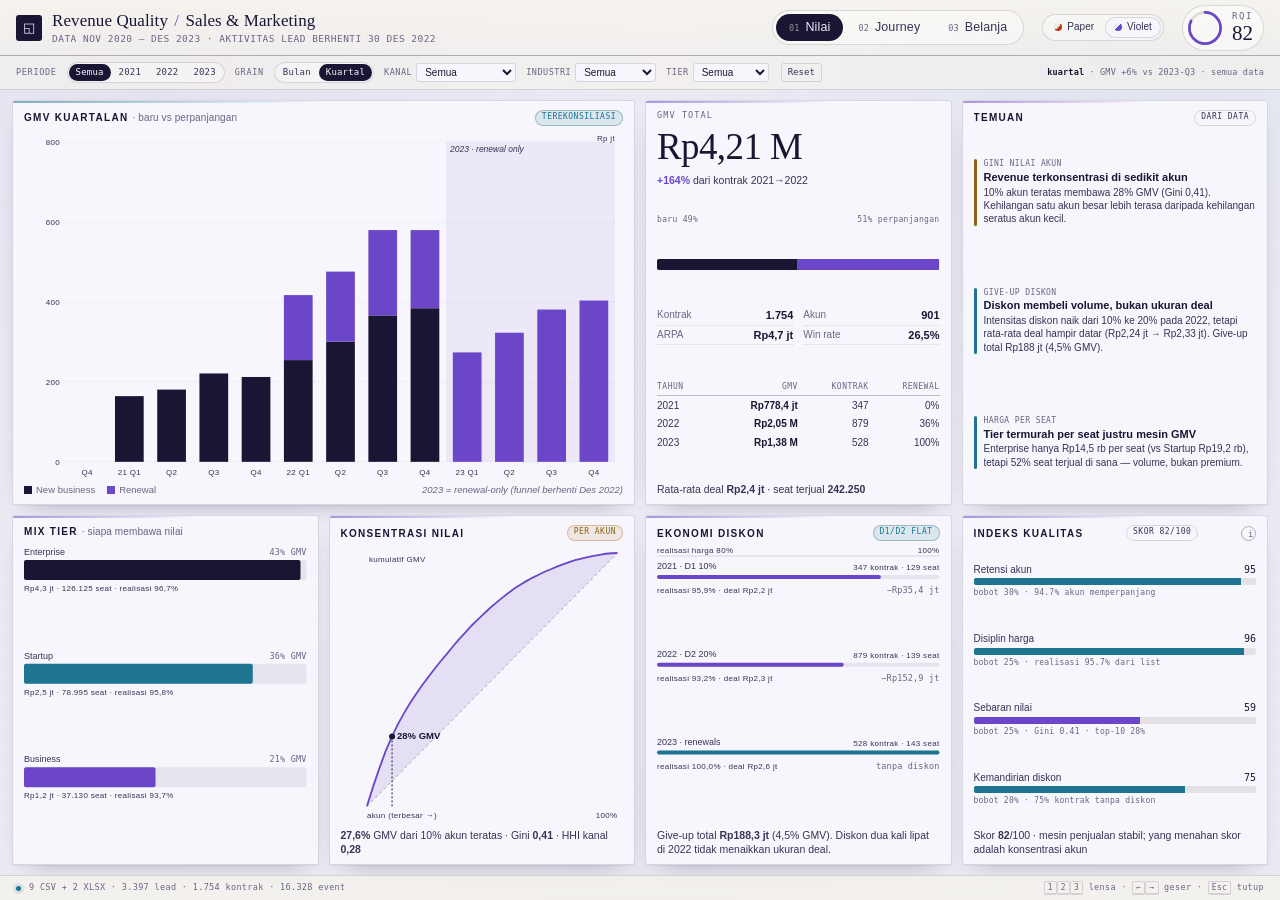
<file: index.html>
<!DOCTYPE html>
<html lang="id" data-theme="violet">
<head>
<meta charset="utf-8">
<meta name="viewport" content="width=device-width, initial-scale=1">
<title>Cockpit · Revenue Quality — Sales &amp; Marketing</title>
<meta name="description" content="Cockpit analitik sales & marketing: kualitas revenue, kebocoran journey, dan efisiensi belanja kanal.">
<link rel="stylesheet" href="app.css">
</head>
<body>
<div class="grain" aria-hidden="true"></div>

<header class="mast">
  <div class="brand">
    <span class="mark" aria-hidden="true">◱</span>
    <div class="titles">
      <h1>Revenue&nbsp;Quality <span class="slash">/</span> Sales&nbsp;&&nbsp;Marketing</h1>
      <p class="sub">Data Nov 2020 – Des 2023 · aktivitas lead berhenti 30 Des 2022</p>
    </div>
  </div>

  <nav class="lens-tabs" role="tablist" aria-label="Lensa analitik">
    <button role="tab" data-lens="value" aria-selected="true" aria-controls="lens-value">
      <span class="num">01</span> Nilai
    </button>
    <button role="tab" data-lens="journey" aria-selected="false" aria-controls="lens-journey">
      <span class="num">02</span> Journey
    </button>
    <button role="tab" data-lens="spend" aria-selected="false" aria-controls="lens-spend">
      <span class="num">03</span> Belanja
    </button>
  </nav>

  <div class="theme-switch" role="group" aria-label="Palet warna">
    <button data-theme="paper" aria-pressed="false" title="Kertas + vermilion"><i></i>Paper</button>
    <button data-theme="violet" aria-pressed="true" title="Porcelain + ungu / biru muda"><i></i>Violet</button>
  </div>

  <button class="rqi" id="rqi" aria-label="Revenue Quality Index, buka rincian">
    <svg viewBox="0 0 56 56" class="rqi-gauge" aria-hidden="true">
      <circle cx="28" cy="28" r="23" class="track"/>
      <circle cx="28" cy="28" r="23" class="arc" id="rqiArc"/>
    </svg>
    <span class="rqi-text">
      <span class="rqi-label">RQI</span>
      <span class="rqi-value" id="rqiValue">—</span>
    </span>
  </button>
</header>

<div class="filterbar" role="group" aria-label="Filter data">
  <span class="fb-k">Periode</span>
  <div class="seg" id="fPeriod">
    <button data-v="all" aria-pressed="true">Semua</button>
    <button data-v="2021" aria-pressed="false">2021</button>
    <button data-v="2022" aria-pressed="false">2022</button>
    <button data-v="2023" aria-pressed="false">2023</button>
  </div>
  <span class="fb-k">Grain</span>
  <div class="seg" id="fGrain">
    <button data-v="month" aria-pressed="false">Bulan</button>
    <button data-v="quarter" aria-pressed="true">Kuartal</button>
  </div>
  <label class="fb-sel">Kanal<select id="fChannel"></select></label>
  <label class="fb-sel">Industri<select id="fIndustry"></select></label>
  <label class="fb-sel">Tier<select id="fTier"></select></label>
  <button class="fb-reset" id="fReset">Reset</button>
  <span class="fb-note" id="fNote"></span>
</div>

<main id="stage">
  <!-- ============================== NILAI ============================== -->
  <section class="lens" id="lens-value" data-lens="value" role="tabpanel">
    <article class="card hero" style="grid-area:h">
      <header class="card-head">
        <h2 id="gmvHead">GMV bulanan <span class="thin">· baru vs perpanjangan</span></h2>
        <span class="badge solid">terekonsiliasi</span>
      </header>
      <div class="chart" id="chValue"></div>
      <div class="legend">
        <span><i class="sw sw-new"></i>New business</span>
        <span><i class="sw sw-ren"></i>Renewal</span>
        <span class="legend-note" id="legend2023">2023 = renewal-only (funnel berhenti Des 2022)</span>
      </div>
    </article>

    <article class="card kpi" style="grid-area:k">
      <div class="kpi-main">
        <span class="kpi-label">GMV total</span>
        <strong class="big" data-num="gmv">—</strong>
        <span class="kpi-sub"><b data-num="growth22"></b> <span id="growthLbl">dari kontrak 2022</span></span>
      </div>
      <div class="split" id="kpiSplit"></div>
      <dl class="kpi-pairs">
        <div><dt>Kontrak</dt><dd data-num="contracts"></dd></div>
        <div><dt>Akun</dt><dd data-num="accounts"></dd></div>
        <div><dt>ARPA</dt><dd data-num="arpa"></dd></div>
        <div><dt>Win rate</dt><dd data-num="win"></dd></div>
      </dl>
      <table class="mini" id="kpiYears"></table>
      <p class="card-foot">Rata-rata deal <b data-num="avgDeal"></b> · seat terjual
        <b data-num="seats"></b></p>
    </article>

    <article class="card findings" style="grid-area:f">
      <header class="card-head"><h2>Temuan</h2><span class="badge neutral">dari data</span></header>
      <div id="find-value" class="finding-list"></div>
    </article>

    <article class="card" style="grid-area:t">
      <header class="card-head"><h2>Mix tier <span class="thin">· siapa membawa nilai</span></h2></header>
      <div class="chart" id="chTier"></div>
    </article>

    <article class="card" style="grid-area:c">
      <header class="card-head"><h2>Konsentrasi nilai</h2><span class="badge proxy">per akun</span></header>
      <div class="chart" id="chLorenz"></div>
      <p class="card-foot" id="concFoot"></p>
    </article>

    <article class="card" style="grid-area:d">
      <header class="card-head"><h2>Ekonomi diskon</h2><span class="badge solid">D1/D2 flat</span></header>
      <div class="chart" id="chDiscount"></div>
      <p class="card-foot" id="discFoot"></p>
    </article>

    <article class="card small" style="grid-area:r">
      <header class="card-head"><h2>Indeks kualitas</h2>
        <span class="badge neutral" id="rqiBadge">skor</span>
        <button class="info" data-prov="rqi" aria-label="rincian indeks">i</button></header>
      <div class="rqi-parts" id="rqiParts"></div>
      <p class="card-foot" id="rqiRead"></p>
    </article>
  </section>

  <!-- ============================= JOURNEY ============================= -->
  <section class="lens" id="lens-journey" data-lens="journey" role="tabpanel" hidden>
    <article class="card hero" style="grid-area:h">
      <header class="card-head">
        <h2>Kebocoran funnel <span class="thin">· reach, konversi, waktu tunggu</span></h2>
        <span class="badge solid">timestamp mentah</span>
      </header>
      <div class="chart" id="chFunnel"></div>
      <div class="legend">
        <span><i class="sw sw-reach"></i>Lead yang mencapai tahap</span>
        <span><i class="sw sw-step"></i>Konversi dari tahap sebelumnya</span>
        <span><i class="sw sw-dwell"></i>Median hari ke tahap berikutnya</span>
      </div>
    </article>

    <article class="card kpi" style="grid-area:k">
      <div class="kpi-main">
        <span class="kpi-label">Win rate</span>
        <strong class="big" data-num="win"></strong>
        <span class="kpi-sub">median <b data-num="dtd"></b> hari ke deal</span>
      </div>
      <dl class="kpi-pairs">
        <div><dt>Lead</dt><dd data-num="leads"></dd></div>
        <div><dt>Menang</dt><dd data-num="won"></dd></div>
        <div><dt>Open</dt><dd data-num="open"></dd></div>
        <div><dt>Beku &gt;90h</dt><dd data-num="s90"></dd></div>
      </dl>
      <div class="fresh" id="freshBar"></div>
      <p class="card-foot"><b data-num="staleShare"></b> dari pipeline "open" tidak bergerak &gt;30 hari.
        Anggap arsip, bukan forecast.</p>
    </article>

    <article class="card findings" style="grid-area:f">
      <header class="card-head"><h2>Temuan</h2><span class="badge neutral">dari data</span></header>
      <div id="find-journey" class="finding-list"></div>
    </article>

    <article class="card" style="grid-area:co">
      <header class="card-head"><h2>Kohort registrasi <span class="thin">· Nov 20 – Des 22</span></h2></header>
      <div class="chart" id="chCohort"></div>
      <div class="scale"><span>rendah</span><i></i><span>tinggi</span><em>konversi per kohort registrasi</em></div>
    </article>

    <article class="card" style="grid-area:lo">
      <header class="card-head"><h2>Alasan gugur</h2><span class="badge proxy">nilai = proxy</span></header>
      <div class="chart" id="chLoss"></div>
    </article>

    <article class="card" style="grid-area:ft">
      <header class="card-head"><h2>Halaman sentuh pertama</h2><span class="badge proxy">CI 95%</span></header>
      <div class="chart" id="chFirstTouch"></div>
      <p class="card-foot">Garis tipis = interval Wilson. Selisih di dalam interval bukan sinyal.</p>
    </article>
  </section>

  <!-- ============================== BELANJA ============================= -->
  <section class="lens" id="lens-spend" data-lens="spend" role="tabpanel" hidden>
    <article class="card hero" style="grid-area:h">
      <header class="card-head">
        <h2>Peta efisiensi kanal <span class="thin">· GMV per rupiah belanja</span></h2>
        <span class="badge proxy">atribusi waktu deal</span>
      </header>
      <div class="chart" id="chBubble"></div>
      <div class="legend"><span>X = total belanja · Y = GMV ÷ belanja · ukuran = GMV</span></div>
    </article>

    <article class="card scenario" style="grid-area:s">
      <header class="card-head"><h2>Simulasi realokasi</h2>
        <button class="info" data-prov="scenario" aria-label="asumsi simulasi">i</button></header>
      <p class="scenario-line">Geser <b id="scFrom">Organic Social</b> → <b id="scTo">CPC</b></p>
      <input type="range" id="scRange" min="0" max="25" step="5" value="15"
             aria-label="Persentase budget yang dialihkan">
      <div class="scenario-out">
        <div><span class="sc-label">Budget dialihkan</span><strong data-num="scMoved"></strong></div>
        <div><span class="sc-label">Δ GMV historis</span><strong class="pos" data-num="scGmv"></strong></div>
        <div><span class="sc-label">Δ deal</span><strong data-num="scWon"></strong></div>
      </div>
      <div class="chart" id="chScen"></div>
      <p class="card-foot">Proyeksi linear dari rata-rata historis — bukan janji. Saturasi &amp; musim tidak dimodelkan.</p>
    </article>

    <article class="card findings" style="grid-area:f">
      <header class="card-head"><h2>Temuan</h2><span class="badge neutral">dari data</span></header>
      <div id="find-spend" class="finding-list"></div>
    </article>

    <article class="card" style="grid-area:e">
      <header class="card-head"><h2>Biaya akuisisi</h2><span class="badge proxy">CAC proxy</span></header>
      <div class="chart" id="chCac"></div>
    </article>

    <article class="card" style="grid-area:m">
      <header class="card-head"><h2>Belanja vs output</h2></header>
      <div class="chart" id="chSpendMonth"></div>
      <div class="legend tight"><span><i class="sw sw-spend"></i>Belanja / bulan</span><span><i class="sw sw-won"></i>Biaya per deal (rolling 3 bln)</span></div>
    </article>

    <article class="card small" style="grid-area:b">
      <header class="card-head"><h2>Bacaan</h2><span class="badge solid">blended</span></header>
      <dl class="ledger" id="blendedLedger"></dl>
    </article>
  </section>
</main>

<footer class="statusbar">
  <span class="dot" aria-hidden="true"></span>
  <span id="statusFacts">9 CSV + 2 XLSX · 3.397 lead · 1.754 kontrak · 16.328 event</span>
  <span class="grow"></span>
  <span class="keys"><kbd>1</kbd><kbd>2</kbd><kbd>3</kbd> lensa · <kbd>←</kbd><kbd>→</kbd> geser · <kbd>Esc</kbd> tutup</span>
  <span class="src">filter = jumlah sel pra-agregat · definisi tetap di metrics layer</span>
</footer>

<aside class="drawer" id="drawer" hidden aria-live="polite">
  <header><h3 id="drawerTitle">Provenance</h3>
    <button id="drawerClose" aria-label="Tutup">×</button></header>
  <div id="drawerBody"></div>
</aside>
<div class="tip" id="tip" hidden></div>

<script src="data.js"></script>
<script src="cube.js"></script>
<script src="app.js"></script>
</body>
</html>
</file>
<file: app.css>
/* ============================================================
   Cockpit v2 — sistem visual
   Editorial/analitik: kertas hangat, tinta pekat, satu aksen vermilion.
   Tanpa framework. Semua chart SVG digambar oleh app.js.
   ============================================================ */

:root {
  --paper: #efeadf;
  --card: #f7f4ec;
  --ink: #171512;
  --ink-2: #4b453a;
  --muted: #827a68;
  --line: rgba(23, 21, 18, 0.14);
  --line-strong: rgba(23, 21, 18, 0.34);
  --accent: #be3a1e;
  --accent-soft: rgba(190, 58, 30, 0.13);
  --teal: #1f6f62;
  --teal-soft: rgba(31, 111, 98, 0.12);
  --ochre: #a8821f;
  --warn: #a8641a;
  --crit: #a32020;
  --display: "Iowan Old Style", "Palatino Linotype", "Book Antiqua", Palatino, Charter, Georgia, serif;
  --sans: "Inter", -apple-system, BlinkMacSystemFont, "Segoe UI", Helvetica, Arial, sans-serif;
  --mono: "SF Mono", ui-monospace, "Roboto Mono", Menlo, monospace;
  --r: 3px;
  --shadow: 0 1px 0 rgba(23, 21, 18, 0.05), 0 10px 24px -18px rgba(23, 21, 18, 0.55);
  --band: rgba(190, 58, 30, 0.06);
  --bar-soft: rgba(190, 58, 30, 0.55);
  --track: rgba(23, 21, 18, 0.07);
}

* { box-sizing: border-box; }

html, body {
  height: 100%;
  margin: 0;
  overflow: hidden;
}

body {
  background: var(--paper);
  color: var(--ink);
  font-family: var(--sans);
  font-size: 12.5px;
  line-height: 1.35;
  -webkit-font-smoothing: antialiased;
  display: flex;
  flex-direction: column;
}

.grain {
  position: fixed;
  inset: 0;
  z-index: 0;
  pointer-events: none;
  opacity: 0.5;
  background-image:
    radial-gradient(circle at 12% 8%, rgba(190, 58, 30, 0.06), transparent 34%),
    radial-gradient(circle at 88% 4%, rgba(31, 111, 98, 0.07), transparent 30%),
    radial-gradient(circle at 50% 110%, rgba(23, 21, 18, 0.05), transparent 45%),
    repeating-linear-gradient(0deg, rgba(23, 21, 18, 0.016) 0 1px, transparent 1px 3px);
}

h1, h2, h3, p, dl, dd, dt { margin: 0; }

button { font: inherit; color: inherit; }

/* ---------------- mast ---------------- */
.mast {
  position: relative;
  z-index: 2;
  display: flex;
  align-items: center;
  gap: 18px;
  height: 56px;
  padding: 0 16px;
  border-bottom: 1px solid var(--line-strong);
  background: linear-gradient(180deg, rgba(247, 244, 236, 0.9), rgba(247, 244, 236, 0.55));
  backdrop-filter: blur(2px);
}

.brand { display: flex; align-items: center; gap: 10px; min-width: 0; flex: 0 1 auto; }
.mark {
  display: grid;
  place-items: center;
  width: 26px; height: 26px;
  background: var(--ink);
  color: var(--paper);
  font-size: 13px;
  border-radius: var(--r);
}
.titles h1 {
  font-family: var(--display);
  font-weight: 500;
  font-size: 17px;
  letter-spacing: 0.005em;
  white-space: nowrap;
}
.slash { color: var(--accent); font-style: normal; padding: 0 2px; }
.sub {
  color: var(--muted);
  font-family: var(--mono);
  font-size: 9.5px;
  letter-spacing: 0.05em;
  text-transform: uppercase;
  white-space: nowrap;
}

.lens-tabs {
  display: flex;
  gap: 2px;
  margin-left: auto;
  padding: 3px;
  border: 1px solid var(--line);
  border-radius: 999px;
  background: rgba(255, 255, 255, 0.4);
}
.lens-tabs button {
  display: flex;
  align-items: baseline;
  gap: 6px;
  padding: 5px 13px 6px;
  border: 0;
  border-radius: 999px;
  background: transparent;
  color: var(--ink-2);
  cursor: pointer;
  letter-spacing: 0.01em;
  transition: background 160ms ease, color 160ms ease;
}
.lens-tabs .num {
  font-family: var(--mono);
  font-size: 8.5px;
  color: var(--muted);
}
.lens-tabs button:hover { background: rgba(23, 21, 18, 0.06); }
.lens-tabs button[aria-selected="true"] {
  background: var(--ink);
  color: var(--paper);
}
.lens-tabs button[aria-selected="true"] .num { color: rgba(239, 234, 223, 0.6); }
.lens-tabs button:focus-visible { outline: 2px solid var(--accent); outline-offset: 2px; }

.rqi {
  position: relative;
  display: flex;
  align-items: center;
  gap: 8px;
  padding: 3px 10px 3px 3px;
  border: 1px solid var(--line);
  border-radius: 999px;
  background: rgba(255, 255, 255, 0.5);
  cursor: pointer;
  flex: 0 0 auto;
}
.rqi-gauge { width: 38px; height: 38px; transform: rotate(-90deg); }
.rqi-gauge .track { fill: none; stroke: rgba(23, 21, 18, 0.12); stroke-width: 4; }
.rqi-gauge .arc {
  fill: none;
  stroke: var(--accent);
  stroke-width: 4;
  stroke-linecap: round;
  stroke-dasharray: 144.5;
  stroke-dashoffset: 144.5;
  transition: stroke-dashoffset 900ms cubic-bezier(.2, .8, .2, 1);
}
.rqi-text { display: flex; flex-direction: column; align-items: flex-start; line-height: 1; }
.rqi-label {
  font-family: var(--mono);
  font-size: 9px;
  letter-spacing: 0.18em;
  color: var(--muted);
}
.rqi-value {
  font-family: var(--display);
  font-size: 19px;
  font-variant-numeric: tabular-nums;
  margin-top: 2px;
}
.rqi:hover { border-color: var(--line-strong); }

/* ---------------- stage / lens ---------------- */
#stage {
  position: relative;
  z-index: 1;
  flex: 1;
  min-height: 0;
  padding: 10px 12px;
}

.lens {
  position: absolute;
  inset: 10px 12px;
  display: grid;
  grid-template-columns: repeat(12, 1fr);
  grid-template-rows: 1.16fr 1fr;
  gap: 10px;
  animation: lensIn 320ms cubic-bezier(.2, .8, .2, 1);
}
@keyframes lensIn {
  from { opacity: 0; transform: translateY(6px); }
  to { opacity: 1; transform: none; }
}
.lens[hidden] { display: none; }

#lens-value {
  grid-template-areas:
    "h h h h h h k k k f f f"
    "t t t c c c d d d r r r";
}
#lens-journey {
  grid-template-areas:
    "h h h h h h k k k f f f"
    "co co co co lo lo lo lo ft ft ft ft";
}
#lens-spend {
  grid-template-areas:
    "h h h h h h s s s f f f"
    "e e e e m m m m b b b b";
}

.card {
  position: relative;
  display: flex;
  flex-direction: column;
  min-width: 0;
  min-height: 0;
  padding: 9px 11px 8px;
  border: 1px solid var(--line);
  border-radius: var(--r);
  background: var(--card);
  box-shadow: var(--shadow);
  overflow: hidden;
}
.card::before {
  content: "";
  position: absolute;
  inset: 0 0 auto;
  height: 2px;
  background: linear-gradient(90deg, var(--ink), transparent 55%);
  opacity: 0.55;
}
.hero::before { background: linear-gradient(90deg, var(--accent), transparent 45%); }

.card-head {
  display: flex;
  align-items: center;
  gap: 8px;
  margin-bottom: 6px;
  flex: 0 0 auto;
}
.card-head h2 {
  font-family: var(--sans);
  font-size: 10px;
  font-weight: 650;
  letter-spacing: 0.13em;
  text-transform: uppercase;
  color: var(--ink);
  white-space: nowrap;
  overflow: hidden;
  text-overflow: ellipsis;
}
.thin { color: var(--muted); font-weight: 400; text-transform: none; letter-spacing: 0.01em; }

.badge {
  margin-left: auto;
  flex: 0 0 auto;
  padding: 1px 6px 2px;
  border: 1px solid var(--line);
  border-radius: 999px;
  font-family: var(--mono);
  font-size: 8px;
  letter-spacing: 0.06em;
  text-transform: uppercase;
  color: var(--muted);
  white-space: nowrap;
}
.badge.solid { color: var(--teal); border-color: rgba(31, 111, 98, 0.35); background: var(--teal-soft); }
.badge.proxy { color: var(--warn); border-color: rgba(168, 100, 26, 0.35); background: rgba(168, 100, 26, 0.1); }
.badge.neutral { color: var(--ink-2); }

.info {
  width: 15px; height: 15px;
  display: grid; place-items: center;
  margin-left: auto;
  border: 1px solid var(--line-strong);
  border-radius: 50%;
  background: transparent;
  font-family: var(--mono);
  font-size: 9px;
  color: var(--muted);
  cursor: pointer;
}
.info:hover { background: var(--ink); color: var(--paper); border-color: var(--ink); }

.chart {
  position: relative;
  flex: 1;
  min-height: 0;
  width: 100%;
}
.chart svg { display: block; width: 100%; height: 100%; overflow: visible; }

.card-foot {
  flex: 0 0 auto;
  margin-top: 5px;
  font-size: 10.5px;
  color: var(--ink-2);
  line-height: 1.35;
}
.card-foot b { font-variant-numeric: tabular-nums; }

.legend {
  display: flex;
  align-items: center;
  gap: 12px;
  flex: 0 0 auto;
  margin-top: 4px;
  font-size: 9.5px;
  color: var(--muted);
  white-space: nowrap;
  overflow: hidden;
}
.legend.tight { gap: 8px; font-family: var(--mono); font-size: 8.5px; letter-spacing: 0.03em; }
.legend-note { margin-left: auto; font-style: italic; }
.sw { display: inline-block; width: 8px; height: 8px; margin-right: 4px; vertical-align: -1px; }
.sw-new { background: var(--ink); }
.sw-ren { background: var(--accent); }
.sw-reach { background: var(--ink); opacity: 0.85; }
.sw-step { background: var(--accent); }
.sw-dwell { background: var(--teal); border-radius: 50%; }
.sw-spend { background: var(--accent); }
.sw-won { background: var(--ink); }

/* ---------------- kpi ---------------- */
.kpi { justify-content: space-between; }
.kpi-main { display: flex; flex-direction: column; gap: 1px; }
.kpi-label {
  font-family: var(--mono);
  font-size: 8.5px;
  letter-spacing: 0.13em;
  text-transform: uppercase;
  color: var(--muted);
}
.big {
  font-family: var(--display);
  font-weight: 500;
  font-size: clamp(28px, 4.1vh, 44px);
  line-height: 1.34;
  letter-spacing: -0.015em;
  font-variant-numeric: tabular-nums lining-nums;
}
.kpi-sub { font-size: 10.5px; color: var(--ink-2); }
.kpi-sub b { color: var(--accent); font-variant-numeric: tabular-nums; }

.kpi-pairs {
  display: grid;
  grid-template-columns: 1fr 1fr;
  gap: 2px 10px;
  margin: 4px 0;
}
.kpi-pairs > div {
  display: flex;
  justify-content: space-between;
  gap: 6px;
  padding-bottom: 2px;
  border-bottom: 1px dotted var(--line);
}
.kpi-pairs dt { font-size: 10px; color: var(--muted); }
.kpi-pairs dd { font-size: 11px; font-weight: 600; font-variant-numeric: tabular-nums; }

/* ---------------- findings ---------------- */
.finding-list { display: flex; flex-direction: column; gap: 7px; overflow: hidden; height: 100%; }
.finding {
  display: grid;
  grid-template-columns: 3px 1fr;
  gap: 7px;
  min-height: 0;
}
.finding .bar { background: var(--line-strong); border-radius: 2px; }
.finding[data-tone="warning"] .bar { background: var(--warn); }
.finding[data-tone="critical"] .bar { background: var(--crit); }
.finding[data-tone="neutral"] .bar { background: var(--teal); }
.finding h3 {
  font-family: var(--sans);
  font-size: 11px;
  font-weight: 650;
  line-height: 1.25;
  margin-bottom: 1px;
}
.finding p {
  font-size: 10px;
  color: var(--ink-2);
  line-height: 1.33;
  display: -webkit-box;
  -webkit-line-clamp: 3;
  -webkit-box-orient: vertical;
  overflow: hidden;
}
.finding .m {
  font-family: var(--mono);
  font-size: 8px;
  letter-spacing: 0.05em;
  text-transform: uppercase;
  color: var(--muted);
  display: block;
  margin-bottom: 1px;
}

/* ---------------- rqi parts & ledger ---------------- */
.rqi-parts { display: flex; flex-direction: column; justify-content: space-around; height: 100%; gap: 4px; }
.rqi-part { display: grid; grid-template-columns: 1fr auto; gap: 2px 6px; align-items: baseline; }
.rqi-part .nm { font-size: 10px; color: var(--ink-2); }
.rqi-part .vl { font-family: var(--mono); font-size: 10px; font-variant-numeric: tabular-nums; }
.rqi-part .track {
  grid-column: 1 / -1;
  display: block;
  height: 6px;
  background: rgba(23, 21, 18, 0.09);
  border-radius: 2px;
  overflow: hidden;
}
.rqi-part .fill { height: 100%; background: var(--ink); width: 0; transition: width 700ms cubic-bezier(.2,.8,.2,1); }
.rqi-part.drag .fill { background: var(--accent); }

.ledger { display: flex; flex-direction: column; gap: 6px; height: 100%; justify-content: space-around; }
.ledger > div { display: flex; align-items: baseline; justify-content: space-between; gap: 8px; border-bottom: 1px dotted var(--line); padding-bottom: 3px; }
.ledger dt { font-size: 10.5px; color: var(--muted); }
.ledger dd { font-family: var(--display); font-size: 17px; font-variant-numeric: tabular-nums; }
.ledger .hint { font-size: 9.5px; color: var(--ink-2); border: 0; padding: 0; display: block; }

/* ---------------- scenario ---------------- */
.scenario-line { font-size: 11px; color: var(--ink-2); margin-bottom: 4px; }
.scenario-line b { color: var(--ink); }
input[type="range"] {
  width: 100%;
  accent-color: var(--accent);
  margin: 2px 0 6px;
}
.scenario-out { display: flex; flex-direction: column; gap: 4px; }
.scenario-out > div { display: flex; justify-content: space-between; align-items: center; gap: 8px; line-height: 1.1; }
.sc-label { font-size: 10px; color: var(--muted); }
.scenario-out strong { font-family: var(--display); font-size: 18px; font-variant-numeric: tabular-nums; }
.scenario-out .pos { color: var(--teal); }

/* ---------------- status bar ---------------- */
.statusbar {
  position: relative;
  z-index: 2;
  display: flex;
  align-items: center;
  gap: 8px;
  height: 25px;
  padding: 0 16px;
  border-top: 1px solid var(--line);
  font-family: var(--mono);
  font-size: 8.5px;
  letter-spacing: 0.04em;
  color: var(--muted);
  background: rgba(247, 244, 236, 0.7);
}
.statusbar .dot { width: 5px; height: 5px; border-radius: 50%; background: var(--teal); box-shadow: 0 0 0 3px var(--teal-soft); }
.statusbar .grow { flex: 1; }
.statusbar .src { color: var(--ink-2); }
kbd {
  display: inline-block;
  padding: 0 3px;
  border: 1px solid var(--line);
  border-bottom-width: 2px;
  border-radius: 2px;
  font-family: var(--mono);
  font-size: 8px;
  line-height: 1.45;
}

/* ---------------- tooltip & drawer ---------------- */
.tip {
  position: fixed;
  z-index: 40;
  max-width: 240px;
  padding: 6px 8px;
  background: var(--ink);
  color: var(--paper);
  border-radius: 3px;
  font-size: 10px;
  line-height: 1.4;
  pointer-events: none;
  box-shadow: 0 8px 20px -10px rgba(0, 0, 0, 0.6);
}
.tip b { color: #fff; font-variant-numeric: tabular-nums; }
.tip .t-sub { color: rgba(239, 234, 223, 0.65); }

.drawer {
  position: fixed;
  top: 0; right: 0; bottom: 25px;
  z-index: 50;
  width: min(340px, 90vw);
  padding: 14px 16px;
  background: var(--ink);
  color: var(--paper);
  border-left: 3px solid var(--accent);
  transform: translateX(102%);
  transition: transform 260ms cubic-bezier(.2, .8, .2, 1);
  overflow-y: auto;
}
.drawer.open { transform: none; }
.drawer header { display: flex; align-items: center; justify-content: space-between; margin-bottom: 10px; }
.drawer h3 { font-family: var(--display); font-size: 18px; font-weight: 500; }
.drawer button {
  width: 22px; height: 22px;
  border: 1px solid rgba(239, 234, 223, 0.3);
  border-radius: 50%;
  background: transparent;
  color: var(--paper);
  cursor: pointer;
  font-size: 14px;
  line-height: 1;
}
.drawer p { font-size: 11.5px; line-height: 1.5; color: rgba(239, 234, 223, 0.85); margin-bottom: 9px; }
.drawer .k { font-family: var(--mono); font-size: 8px; letter-spacing: 0.12em; text-transform: uppercase; color: rgba(239, 234, 223, 0.5); display: block; margin-bottom: 2px; }
.drawer code { font-family: var(--mono); font-size: 10.5px; color: #f0b49f; }
.drawer .lvl { display: inline-block; padding: 1px 7px; border-radius: 999px; font-family: var(--mono); font-size: 8px; letter-spacing: 0.08em; text-transform: uppercase; border: 1px solid rgba(239, 234, 223, 0.3); margin-bottom: 8px; }

/* ---------------- svg text defaults ---------------- */
.chart text { font-family: var(--sans); fill: var(--ink-2); }
.chart .lbl { font-size: 9px; }
.chart .mono { font-family: var(--mono); font-size: 8.5px; fill: var(--muted); letter-spacing: 0.02em; }
.chart .val { font-size: 9.5px; font-weight: 600; fill: var(--ink); font-variant-numeric: tabular-nums; }
.chart .axis { stroke: var(--line); stroke-width: 1; }
.chart .gridline { stroke: var(--line); stroke-width: 1; stroke-dasharray: 1 3; }
.chart .hit { fill: transparent; cursor: default; }
.chart .hit:hover + .mark, .chart .mark:hover { filter: brightness(1.08); }

@media (prefers-reduced-motion: reduce) {
  *, *::before, *::after { animation: none !important; transition: none !important; }
}

/* ---------------- chart specifics ---------------- */
.lorenz-diag { stroke: var(--line-strong); stroke-dasharray: 2 3; }
.heat-cell { transition: opacity 140ms ease; }
.heat-cell:hover { opacity: 0.72; }
.whisker { stroke: var(--ink-2); stroke-width: 1; opacity: 0.55; }
.funnel-bar { transition: width 700ms cubic-bezier(.2, .8, .2, 1), x 700ms cubic-bezier(.2, .8, .2, 1); }
.dwell-dot { fill: var(--teal); }
.bubble { transition: r 260ms ease, opacity 160ms ease; cursor: default; }
.bubble:hover { opacity: 0.85; }
.axis-label { font-family: var(--mono); font-size: 8px; fill: var(--muted); letter-spacing: 0.04em; }
.hairline { stroke: var(--line-strong); stroke-width: 1; }
.annot { font-size: 8.5px; fill: var(--ink-2); font-style: italic; }

/* ---------------- responsive fallback ---------------- */
@media (max-width: 1180px) {
  html, body { overflow: auto; }
  body { min-height: 100%; }
  .mast { flex-wrap: wrap; height: auto; padding: 8px 12px; gap: 10px; }
  .titles h1 { font-size: 15px; }
  .lens-tabs { margin-left: 0; order: 3; }
  #stage { padding: 10px; }
  .lens {
    position: static;
    inset: auto;
    height: auto;
    grid-template-columns: repeat(6, 1fr);
    grid-template-rows: auto;
  }
  #lens-value { grid-template-areas: "h h h h h h" "k k k f f f" "t t t c c c" "d d d r r r"; }
  #lens-journey { grid-template-areas: "h h h h h h" "k k k f f f" "co co co co co co" "lo lo lo ft ft ft"; }
  #lens-spend { grid-template-areas: "h h h h h h" "s s s f f f" "e e e m m m" "b b b b b b"; }
  .card { min-height: 190px; }
  .card.hero { min-height: 280px; }
  .statusbar { position: static; height: auto; flex-wrap: wrap; padding: 6px 12px; gap: 6px; }
  .statusbar .src { display: none; }
  .drawer { bottom: 0; }
}

@media (max-height: 760px) and (min-width: 1181px) {
  .mast { height: 54px; }
  .titles h1 { font-size: 15px; }
  .sub { font-size: 8.5px; }
  .card-foot { font-size: 10px; }
  .finding p { -webkit-line-clamp: 2; }
  .big { font-size: clamp(24px, 3.6vh, 36px); }
  .scenario-out strong { font-size: 16px; }
}

/* ---------------- kpi tambahan ---------------- */
.split { display: flex; height: 11px; border-radius: 2px; overflow: hidden; margin: 3px 0 5px; background: rgba(23,21,18,.07); }
.split i { display: block; height: 100%; }
.split .s-new { background: var(--ink); }
.split .s-ren { background: var(--accent); }
.split-key { display: flex; justify-content: flex-start; font-family: var(--mono); font-size: 8px; letter-spacing: .04em; color: var(--muted); margin-bottom: 2px; }
table.mini { width: 100%; border-collapse: collapse; margin: 2px 0 0; font-variant-numeric: tabular-nums; }
table.mini th, table.mini td { text-align: right; font-size: 10px; padding: 2.5px 0; }
table.mini th:first-child, table.mini td:first-child { text-align: left; }
table.mini th { font-family: var(--mono); font-size: 8px; letter-spacing: .06em; text-transform: uppercase; color: var(--muted); font-weight: 400; border-bottom: 1px solid var(--line); padding-bottom: 2px; }
table.mini td { color: var(--ink-2); }
table.mini td.g { color: var(--ink); font-weight: 600; }
table.mini tr:last-child td { padding-bottom: 0; }

.scale { display: flex; align-items: center; gap: 5px; margin-top: 4px; font-family: var(--mono); font-size: 8px; letter-spacing: .04em; color: var(--muted); }
.scale i { flex: 0 0 64px; height: 5px; border-radius: 3px; background: linear-gradient(90deg, #f7f4ec, #a9cec6, #1f6f62); border: 1px solid var(--line); }
.scale em { margin-left: auto; font-style: italic; font-family: var(--sans); font-size: 9px; }
.rqi-value { font-size: 21px; }

.mini-cap { font-family: var(--mono); font-size: 8px; letter-spacing: .1em; text-transform: uppercase; color: var(--muted); margin-top: 4px; }
.split-key span:last-child { text-align: right; }
.finding-list { justify-content: space-around; }
.finding p { -webkit-line-clamp: 4; }
.rqi-part .wt { grid-column: 1 / -1; font-family: var(--mono); font-size: 8px; letter-spacing: .03em; color: var(--muted); margin-top: 1px; }
.rqi-part .track { height: 7px; border-radius: 2px; }
.rqi-part .fill { background: var(--teal); }
.rqi-part.drag .fill { background: var(--accent); }
.rqi-parts { gap: 2px; }
.lorenz-diag { stroke: var(--line-strong); stroke-dasharray: 3 3; }
@media (max-width: 1500px) { .statusbar .src { display: none; } }

.rqi-part .fill { display: block; }

.fresh { display: flex; flex-direction: column; gap: 3px; margin: 6px 0 4px; }
.fresh .fr-bar { display: flex; height: 8px; border-radius: 2px; overflow: hidden; background: rgba(23,21,18,.07); }
.fresh .fr-bar i { display: block; height: 100%; }
.fresh .fr-key { display: flex; justify-content: space-between; font-family: var(--mono); font-size: 8px; letter-spacing: .03em; color: var(--muted); }
.fresh .fr-key b { color: var(--ink); font-weight: 600; }

/* ============================================================
   Varian palet: porcelain + ungu / biru muda
   Struktur, tipografi, dan tata letak identik — hanya token warna.
   ============================================================ */
:root[data-theme="violet"] {
  --paper: #ecebf4;
  --card: #f7f6fc;
  --ink: #191634;
  --ink-2: #413d63;
  --muted: #77728f;
  --line: rgba(25, 22, 52, 0.14);
  --line-strong: rgba(25, 22, 52, 0.32);
  --accent: #6b46c8;
  --accent-soft: rgba(107, 70, 200, 0.13);
  --teal: #1d7591;
  --teal-soft: rgba(29, 117, 145, 0.12);
  --warn: #8f6313;
  --crit: #9c2350;
  --muted: #6b6484;
  --ink-2: #383256;
  --band: rgba(107, 70, 200, 0.08);
  --bar-soft: rgba(107, 70, 200, 0.55);
  --track: rgba(25, 22, 52, 0.075);
  --shadow: 0 1px 0 rgba(25, 22, 52, 0.05), 0 10px 24px -18px rgba(25, 22, 52, 0.55);
}
:root[data-theme="violet"] .grain {
  background-image:
    radial-gradient(circle at 12% 8%, rgba(107, 70, 200, 0.09), transparent 36%),
    radial-gradient(circle at 88% 4%, rgba(43, 140, 175, 0.1), transparent 32%),
    radial-gradient(circle at 50% 110%, rgba(25, 22, 52, 0.05), transparent 45%),
    repeating-linear-gradient(0deg, rgba(25, 22, 52, 0.015) 0 1px, transparent 1px 3px);
}
:root[data-theme="violet"] .rqi-gauge .arc { stroke: var(--accent); }
:root[data-theme="violet"] .card::before { background: linear-gradient(90deg, var(--accent), transparent 60%); }
:root[data-theme="violet"] .hero::before { background: linear-gradient(90deg, var(--teal), transparent 50%); }

.theme-switch {
  display: flex;
  gap: 2px;
  padding: 2px;
  border: 1px solid var(--line);
  border-radius: 999px;
  background: rgba(255, 255, 255, 0.35);
  flex: 0 0 auto;
}
.theme-switch button {
  display: flex;
  align-items: center;
  gap: 5px;
  padding: 3px 9px 4px;
  border: 0;
  border-radius: 999px;
  background: transparent;
  color: var(--ink-2);
  font-size: 10px;
  cursor: pointer;
}
.theme-switch button[aria-pressed="true"] { background: var(--card); box-shadow: inset 0 0 0 1px var(--line); }
.theme-switch i { width: 8px; height: 8px; border-radius: 50%; display: block; }
.theme-switch [data-theme="paper"] i { background: linear-gradient(135deg, #efeadf 50%, #be3a1e 50%); }
.theme-switch [data-theme="violet"] i { background: linear-gradient(135deg, #ecebf4 50%, #6b46c8 50%); }
.theme-switch button:hover { background: rgba(25, 22, 52, 0.06); }
@media (max-width: 1180px) { .theme-switch { order: 4; } }

/* ---------------- filter bar ---------------- */
.filterbar {
  position: relative;
  z-index: 2;
  display: flex;
  align-items: center;
  gap: 10px;
  height: 34px;
  padding: 0 16px;
  border-bottom: 1px solid var(--line);
  background: rgba(247, 244, 236, 0.55);
  font-size: 10px;
  flex: 0 0 auto;
  overflow: hidden;
}
.fb-k { font-family: var(--mono); font-size: 8.5px; letter-spacing: .08em; text-transform: uppercase; color: var(--muted); }
.seg { display: flex; gap: 1px; padding: 1px; border: 1px solid var(--line); border-radius: 999px; background: rgba(255,255,255,.35); }
.seg button {
  border: 0; background: transparent; color: var(--ink-2); cursor: pointer;
  font-family: var(--mono); font-size: 9px; letter-spacing: .02em;
  padding: 2px 7px 3px; border-radius: 999px;
}
.seg button[aria-pressed="true"] { background: var(--ink); color: var(--card); }
.seg button:hover:not([aria-pressed="true"]) { background: var(--line); }
.fb-sel { display: flex; align-items: center; gap: 4px; color: var(--muted); font-family: var(--mono); font-size: 8.5px; letter-spacing: .06em; text-transform: uppercase; }
.fb-sel select {
  font-family: var(--sans); font-size: 10px; letter-spacing: 0; text-transform: none;
  color: var(--ink); background: var(--card); border: 1px solid var(--line);
  border-radius: 3px; padding: 2px 4px; max-width: 108px;
}
.fb-sel select:disabled { opacity: .45; }
.fb-reset { margin-left: 2px; border: 1px solid var(--line); background: transparent; border-radius: 3px; font-family: var(--mono); font-size: 9px; padding: 2px 6px; cursor: pointer; color: var(--ink-2); }
.fb-reset:hover { border-color: var(--line-strong); }
.fb-note { margin-left: auto; font-family: var(--mono); font-size: 8.5px; letter-spacing: .02em; color: var(--muted); white-space: nowrap; overflow: hidden; text-overflow: ellipsis; }
.fb-note b { color: var(--ink); }
.card.alltime::after {
  content: "all-time";
  position: absolute; top: 7px; right: 9px;
  font-family: var(--mono); font-size: 7.5px; letter-spacing: .06em;
  color: var(--muted); border: 1px solid var(--line); border-radius: 2px; padding: 0 3px;
  background: var(--card);
}
@media (max-width: 1180px) {
  .filterbar { height: auto; flex-wrap: wrap; padding: 6px 12px; gap: 6px; }
  .fb-note { width: 100%; margin-left: 0; white-space: normal; }
}

.empty {
  margin: 0;
  padding: 8px 2px;
  font-family: var(--mono);
  font-size: 9px;
  line-height: 1.5;
  color: var(--muted);
  letter-spacing: 0.01em;
}
.split-key { display: flex; gap: 8px; font-family: var(--mono); font-size: 8px; color: var(--muted); }
</file>
